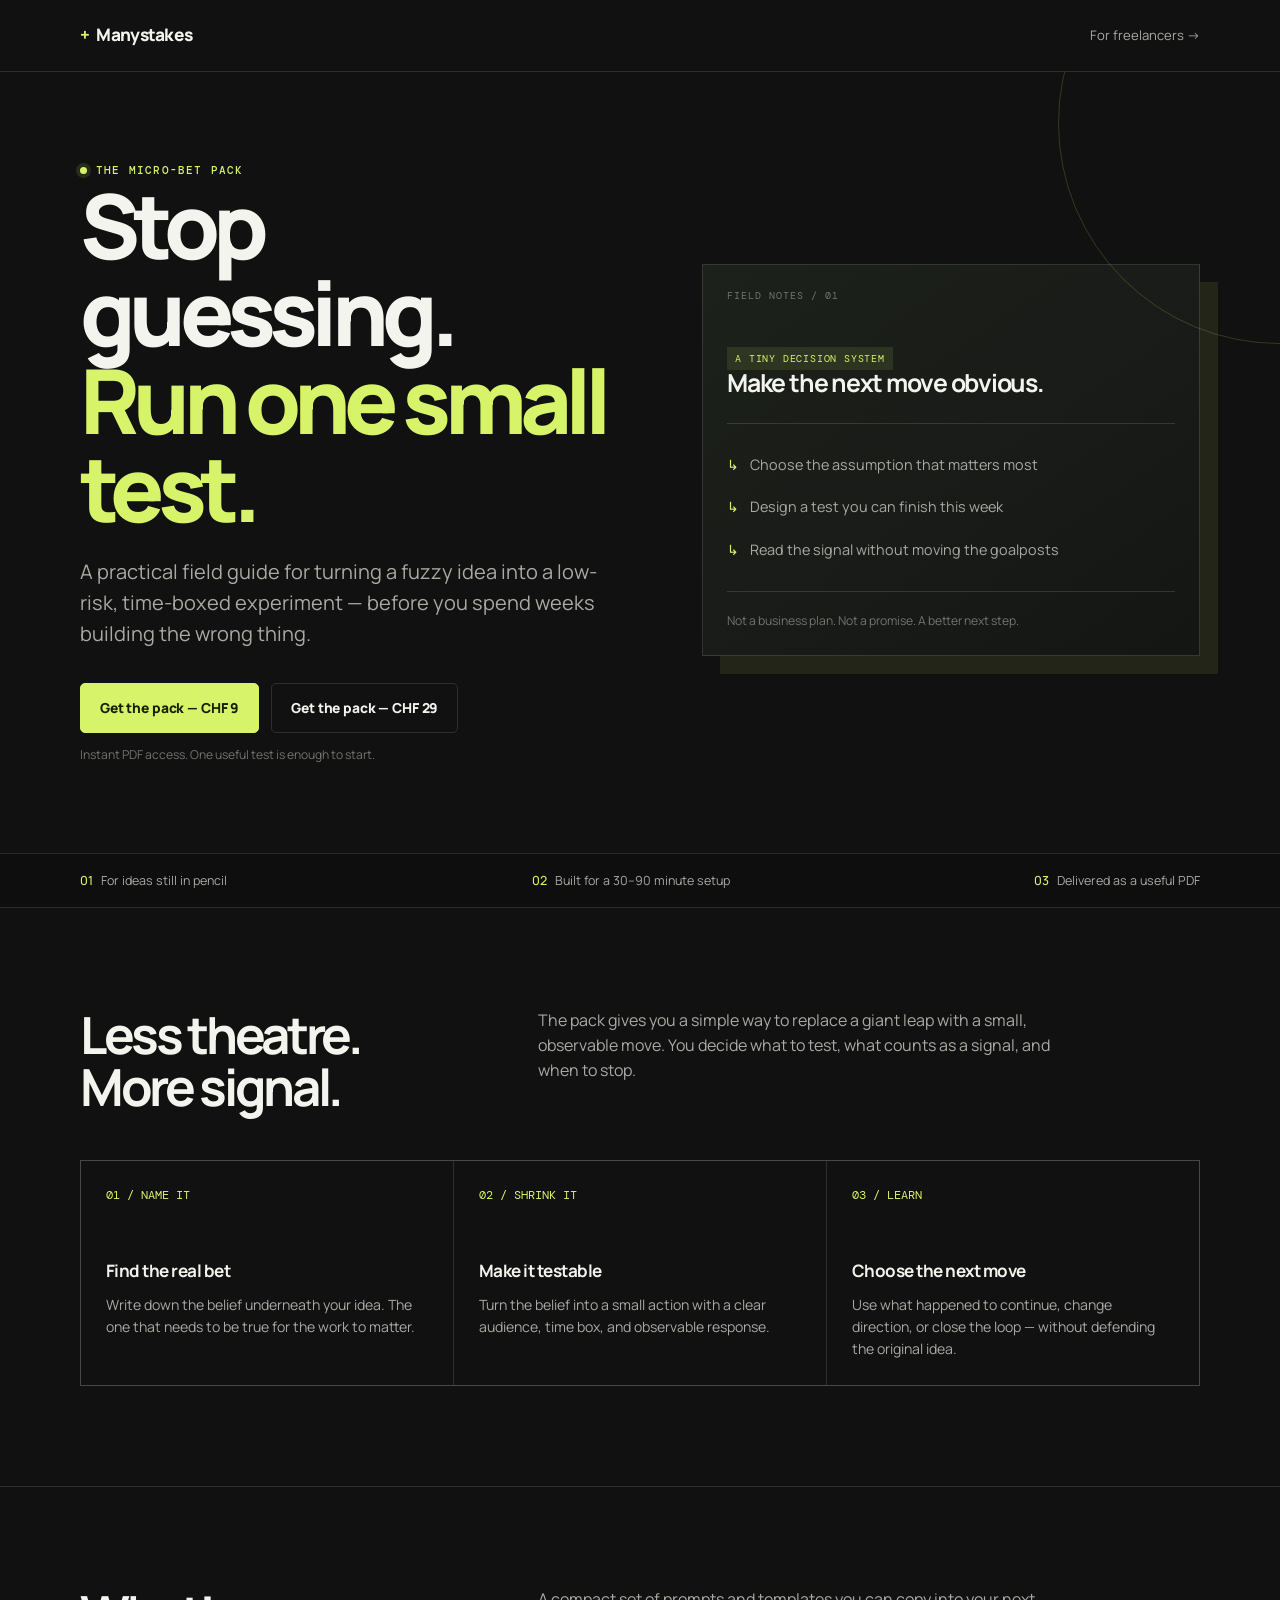
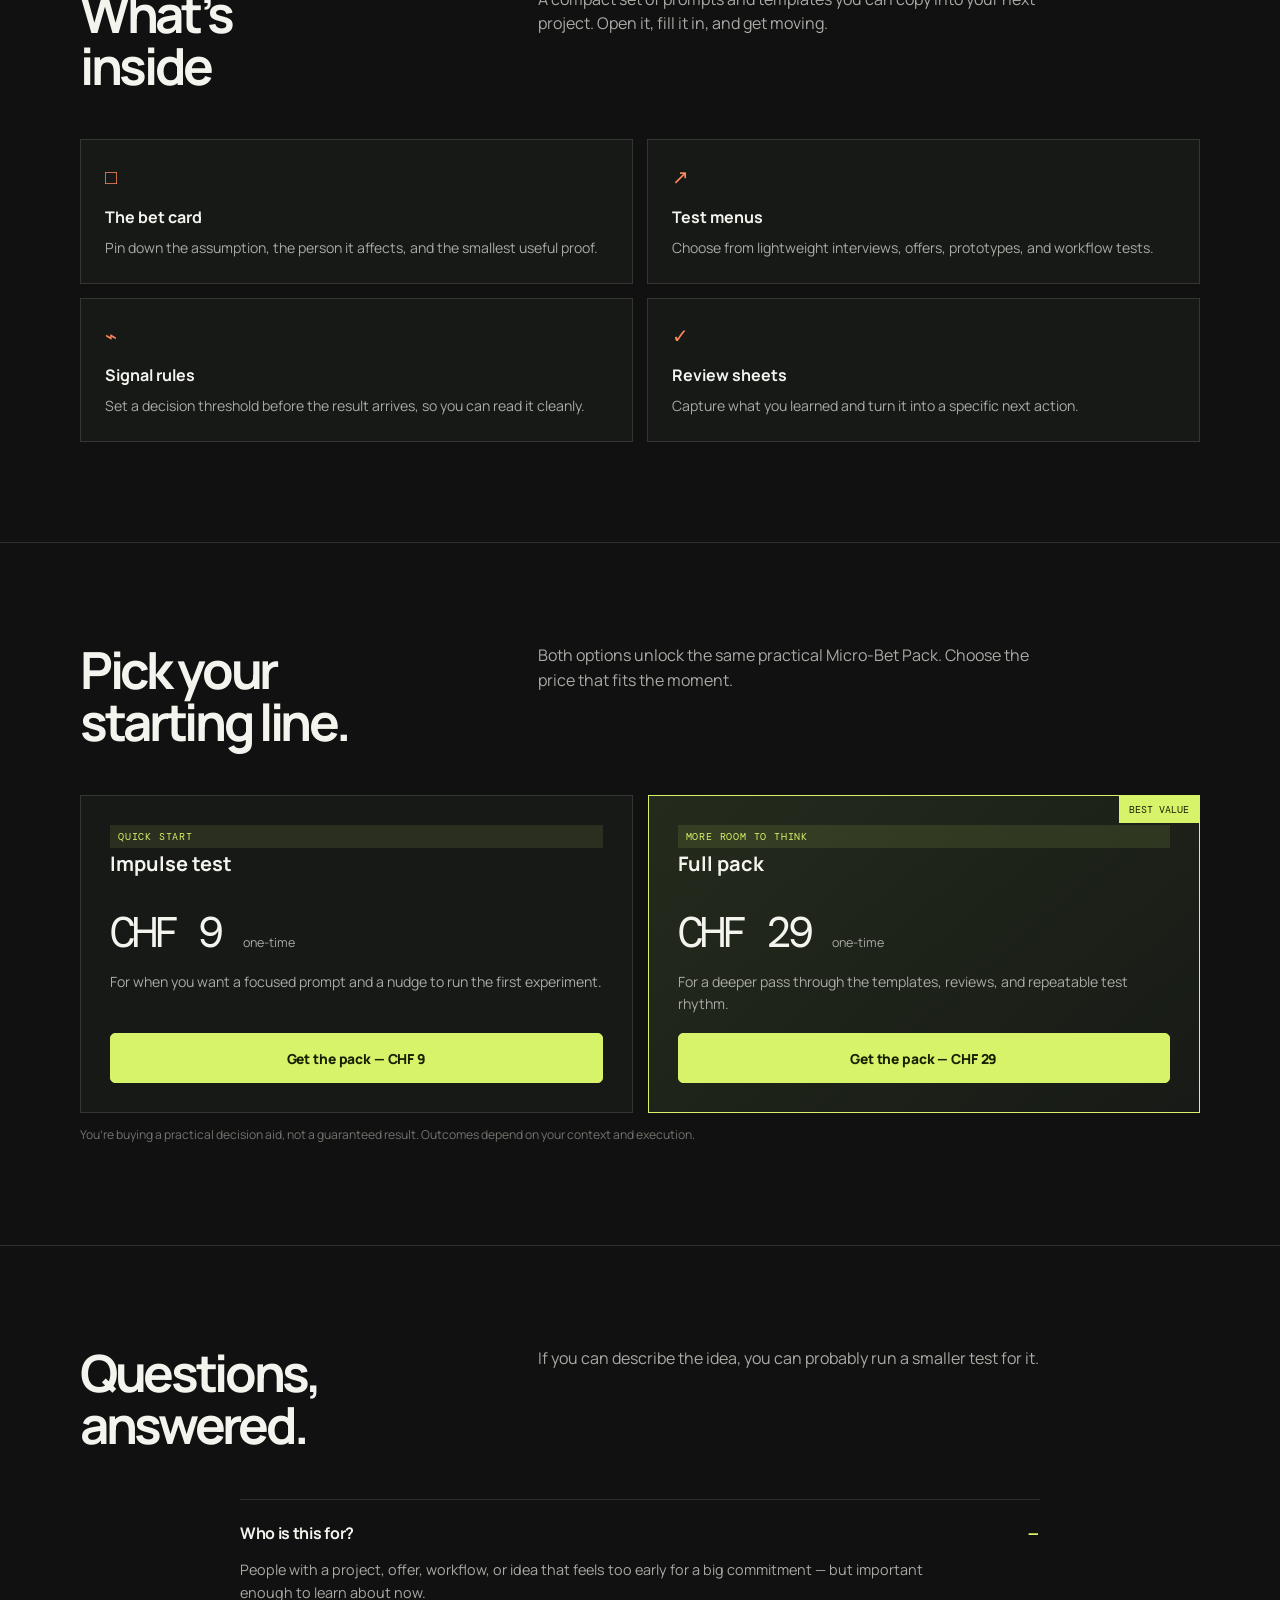
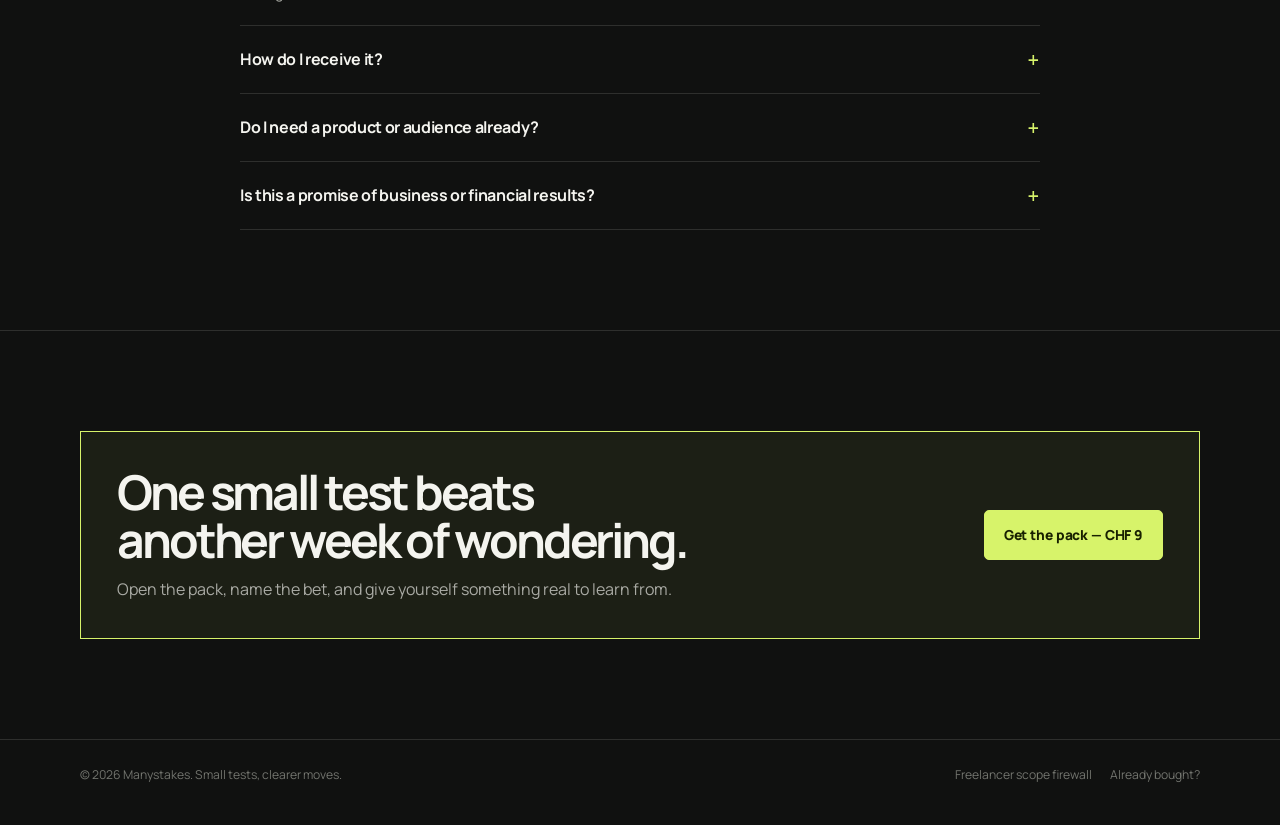
<file: index.html>
<!doctype html>
<html lang="en">
<head>
  <meta charset="utf-8">
  <meta name="viewport" content="width=device-width, initial-scale=1">
  <meta name="description" content="Small, structured experiments for clearer decisions. The Manystakes Micro-Bet Pack helps you test an idea before you overbuild it.">
  <title>Micro-Bet Pack — Manystakes</title>
  <link rel="stylesheet" href="styles.css">
</head>
<body>
  <header class="site-header">
    <div class="container nav">
      <a class="brand" href="index.html"><span class="brand-mark">+</span>Manystakes</a>
      <a class="nav-link" href="scope.html">For freelancers →</a>
    </div>
  </header>

  <main>
    <section class="hero">
      <div class="container hero-grid">
        <div>
          <div class="eyebrow">The Micro-Bet Pack</div>
          <h1>Stop guessing.<br><em>Run one small test.</em></h1>
          <p class="lead">A practical field guide for turning a fuzzy idea into a low-risk, time-boxed experiment — before you spend weeks building the wrong thing.</p>
          <div class="cta-row">
            <a class="button" href="https://buy.stripe.com/3cI28q8ba8vZ5yF9vc53O01">Get the pack — CHF 9</a>
            <a class="button secondary" href="https://buy.stripe.com/00w4gydvucMf8KRdLs53O00">Get the pack — CHF 29</a>
          </div>
          <p class="fine-print">Instant PDF access. One useful test is enough to start.</p>
        </div>
        <aside class="hero-card" aria-label="A preview of the Micro-Bet Pack">
          <span class="tag">A tiny decision system</span>
          <h2 class="card-title">Make the next move obvious.</h2>
          <div class="card-rule"></div>
          <ul class="check-list">
            <li>Choose the assumption that matters most</li>
            <li>Design a test you can finish this week</li>
            <li>Read the signal without moving the goalposts</li>
          </ul>
          <div class="card-rule"></div>
          <p class="fine-print">Not a business plan. Not a promise. A better next step.</p>
        </aside>
      </div>
    </section>

    <div class="band">
      <div class="container band-inner">
        <span><b>01</b> For ideas still in pencil</span>
        <span><b>02</b> Built for a 30–90 minute setup</span>
        <span><b>03</b> Delivered as a useful PDF</span>
      </div>
    </div>

    <section class="section" id="how-it-works">
      <div class="container">
        <div class="section-heading">
          <h2>Less theatre.<br>More signal.</h2>
          <p class="section-intro">The pack gives you a simple way to replace a giant leap with a small, observable move. You decide what to test, what counts as a signal, and when to stop.</p>
        </div>
        <div class="steps">
          <article class="step">
            <span class="step-number">01 / NAME IT</span>
            <h3>Find the real bet</h3>
            <p>Write down the belief underneath your idea. The one that needs to be true for the work to matter.</p>
          </article>
          <article class="step">
            <span class="step-number">02 / SHRINK IT</span>
            <h3>Make it testable</h3>
            <p>Turn the belief into a small action with a clear audience, time box, and observable response.</p>
          </article>
          <article class="step">
            <span class="step-number">03 / LEARN</span>
            <h3>Choose the next move</h3>
            <p>Use what happened to continue, change direction, or close the loop — without defending the original idea.</p>
          </article>
        </div>
      </div>
    </section>

    <section class="section" id="inside">
      <div class="container">
        <div class="section-heading">
          <h2>What’s<br>inside</h2>
          <p class="section-intro">A compact set of prompts and templates you can copy into your next project. Open it, fill it in, and get moving.</p>
        </div>
        <div class="inside-grid">
          <article class="inside-item"><span class="icon">□</span><h3>The bet card</h3><p>Pin down the assumption, the person it affects, and the smallest useful proof.</p></article>
          <article class="inside-item"><span class="icon">↗</span><h3>Test menus</h3><p>Choose from lightweight interviews, offers, prototypes, and workflow tests.</p></article>
          <article class="inside-item"><span class="icon">⌁</span><h3>Signal rules</h3><p>Set a decision threshold before the result arrives, so you can read it cleanly.</p></article>
          <article class="inside-item"><span class="icon">✓</span><h3>Review sheets</h3><p>Capture what you learned and turn it into a specific next action.</p></article>
        </div>
      </div>
    </section>

    <section class="section" id="get-it">
      <div class="container">
        <div class="section-heading">
          <h2>Pick your<br>starting line.</h2>
          <p class="section-intro">Both options unlock the same practical Micro-Bet Pack. Choose the price that fits the moment.</p>
        </div>
        <div class="price-grid">
          <article class="price-card">
            <span class="tag">Quick start</span>
            <h3>Impulse test</h3>
            <div class="price">CHF 9 <small>one-time</small></div>
            <p>For when you want a focused prompt and a nudge to run the first experiment.</p>
            <a class="button" href="https://buy.stripe.com/3cI28q8ba8vZ5yF9vc53O01">Get the pack — CHF 9</a>
          </article>
          <article class="price-card featured">
            <span class="tag">More room to think</span>
            <h3>Full pack</h3>
            <div class="price">CHF 29 <small>one-time</small></div>
            <p>For a deeper pass through the templates, reviews, and repeatable test rhythm.</p>
            <a class="button" href="https://buy.stripe.com/00w4gydvucMf8KRdLs53O00">Get the pack — CHF 29</a>
          </article>
        </div>
        <p class="fine-print">You’re buying a practical decision aid, not a guaranteed result. Outcomes depend on your context and execution.</p>
      </div>
    </section>

    <section class="section" id="faq">
      <div class="container">
        <div class="section-heading">
          <h2>Questions,<br>answered.</h2>
          <p class="section-intro">If you can describe the idea, you can probably run a smaller test for it.</p>
        </div>
        <div class="faq-list">
          <details open><summary>Who is this for?</summary><p>People with a project, offer, workflow, or idea that feels too early for a big commitment — but important enough to learn about now.</p></details>
          <details><summary>How do I receive it?</summary><p>After checkout, you’ll land on a download page with the PDF. Save it somewhere handy and use the first worksheet to define your test.</p></details>
          <details><summary>Do I need a product or audience already?</summary><p>No. The prompts work for a new concept, an existing service, or a process you want to improve. Start with the assumption that feels most uncertain.</p></details>
          <details><summary>Is this a promise of business or financial results?</summary><p>No. It is a framework for learning faster and making clearer decisions. It does not promise income, customers, or any particular outcome.</p></details>
        </div>
      </div>
    </section>

    <section class="section">
      <div class="container">
        <div class="callout">
          <div><h2>One small test beats another week of wondering.</h2><p>Open the pack, name the bet, and give yourself something real to learn from.</p></div>
          <a class="button" href="https://buy.stripe.com/3cI28q8ba8vZ5yF9vc53O01">Get the pack — CHF 9</a>
        </div>
      </div>
    </section>
  </main>

  <footer class="site-footer">
    <div class="container footer-inner"><span>© 2026 Manystakes. Small tests, clearer moves.</span><div class="footer-links"><a href="scope.html">Freelancer scope firewall</a><a href="thanks.html">Already bought?</a></div></div>
  </footer>
</body>
</html>
</file>
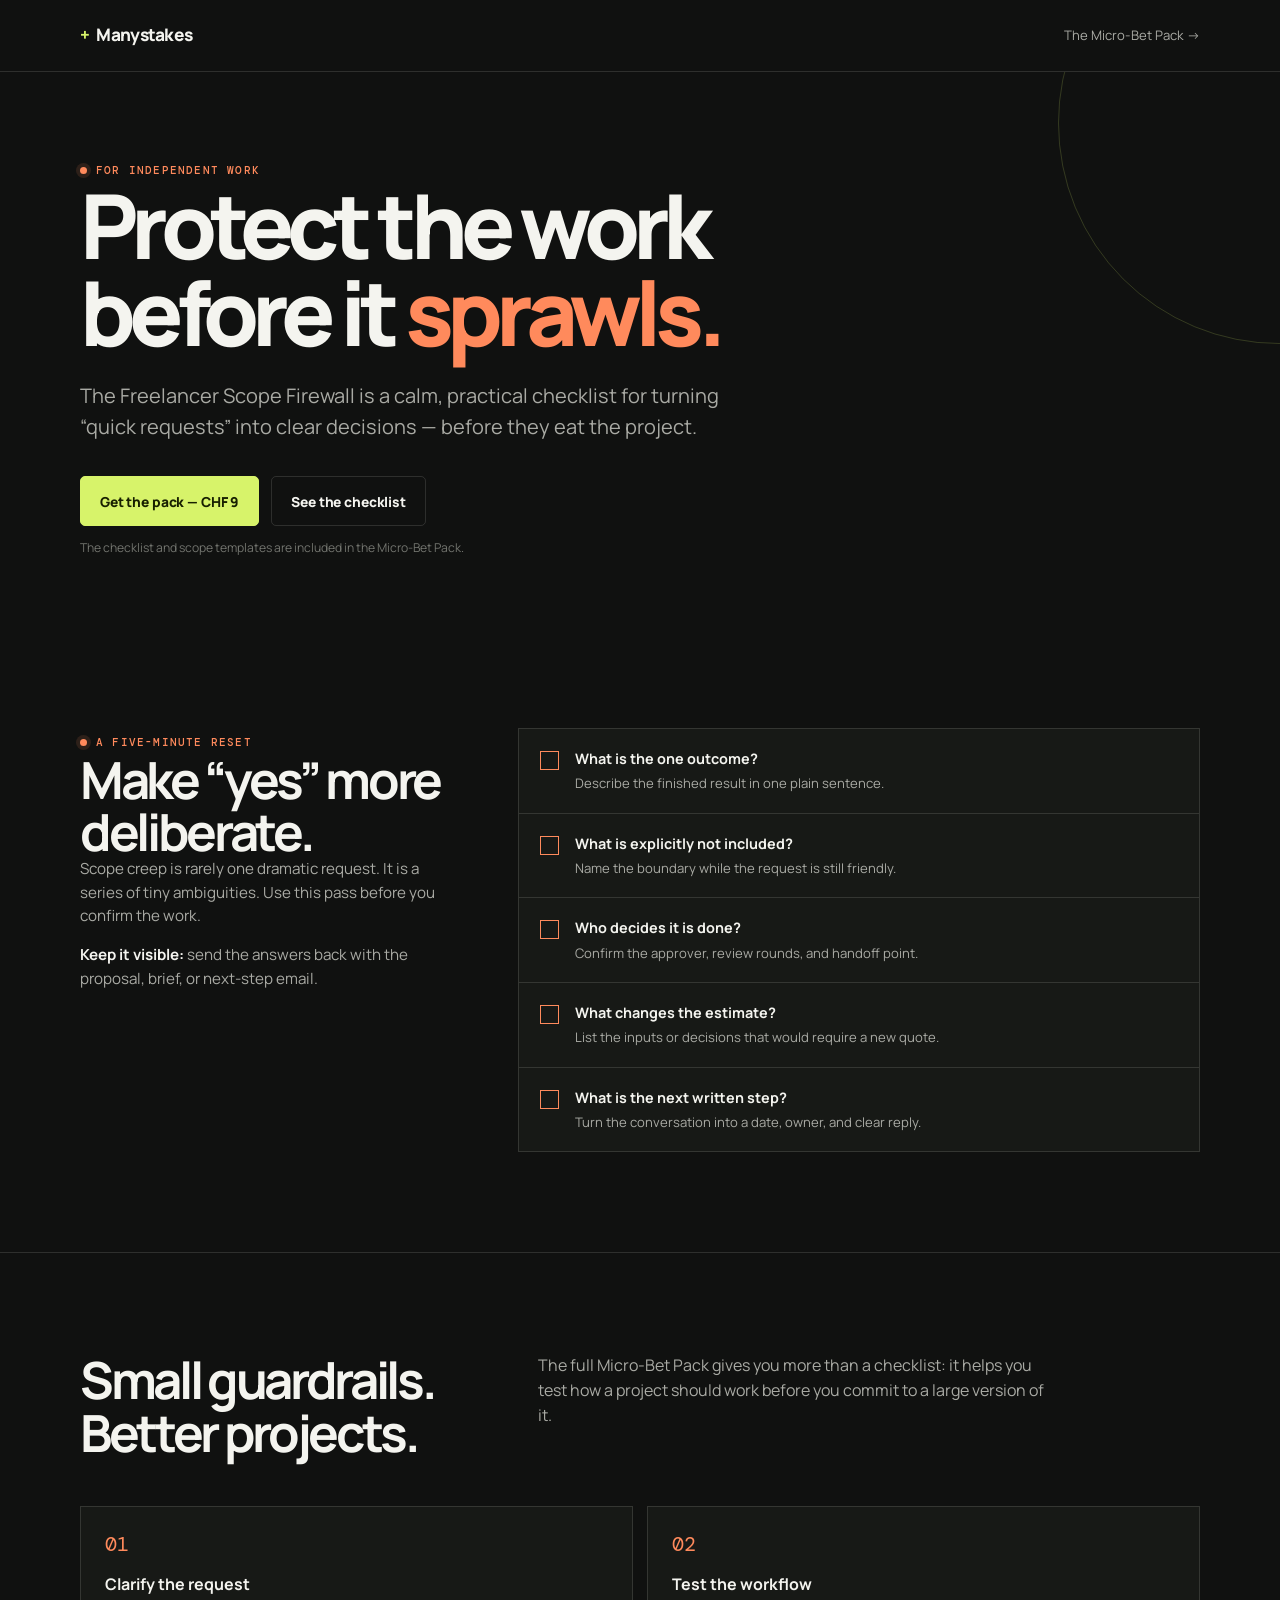
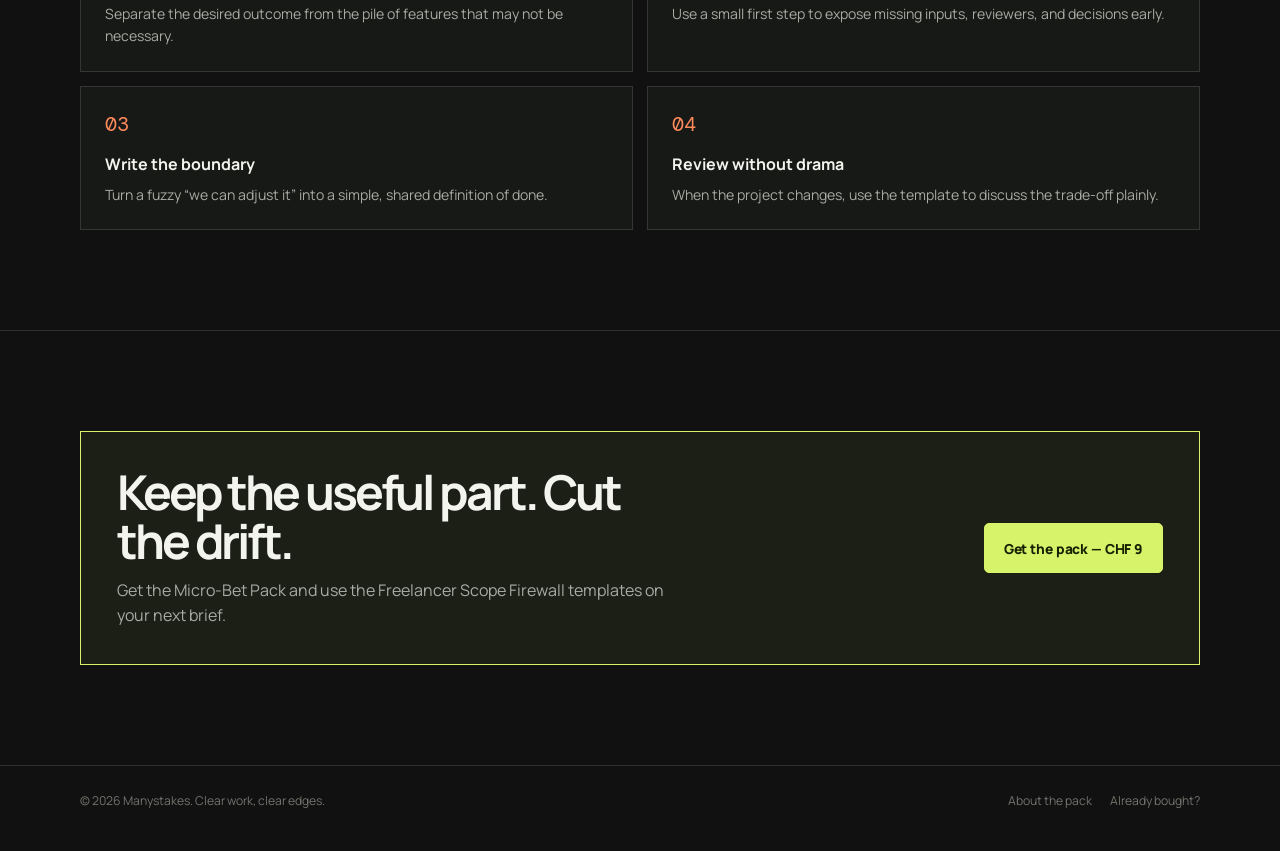
<file: scope.html>
<!doctype html>
<html lang="en">
<head>
  <meta charset="utf-8">
  <meta name="viewport" content="width=device-width, initial-scale=1">
  <meta name="description" content="Stop scope creep before it starts. The Freelancer Scope Firewall is a practical checklist inside the Manystakes Micro-Bet Pack.">
  <title>Freelancer Scope Firewall — Manystakes</title>
  <link rel="stylesheet" href="styles.css">
</head>
<body>
  <header class="site-header">
    <div class="container nav">
      <a class="brand" href="index.html"><span class="brand-mark">+</span>Manystakes</a>
      <a class="nav-link" href="index.html">The Micro-Bet Pack →</a>
    </div>
  </header>

  <main>
    <section class="hero scope-hero">
      <div class="container">
        <div class="eyebrow scope-kicker">For independent work</div>
        <h1>Protect the work<br>before it <em>sprawls.</em></h1>
        <p class="lead scope-intro">The Freelancer Scope Firewall is a calm, practical checklist for turning “quick requests” into clear decisions — before they eat the project.</p>
        <div class="cta-row">
          <a class="button" href="https://buy.stripe.com/3cI28q8ba8vZ5yF9vc53O01">Get the pack — CHF 9</a>
          <a class="button secondary" href="#checklist">See the checklist</a>
        </div>
        <p class="fine-print">The checklist and scope templates are included in the Micro-Bet Pack.</p>
      </div>
    </section>

    <section class="section" id="checklist">
      <div class="container firewall">
        <div>
          <div class="eyebrow scope-kicker">A five-minute reset</div>
          <h2>Make “yes” more deliberate.</h2>
          <p class="note">Scope creep is rarely one dramatic request. It is a series of tiny ambiguities. Use this pass before you confirm the work.</p>
          <p class="note"><strong>Keep it visible:</strong> send the answers back with the proposal, brief, or next-step email.</p>
        </div>
        <div class="checklist" aria-label="Freelancer Scope Firewall preview checklist">
          <div class="check-row"><span class="box" aria-hidden="true"></span><div><strong>What is the one outcome?</strong><span>Describe the finished result in one plain sentence.</span></div></div>
          <div class="check-row"><span class="box" aria-hidden="true"></span><div><strong>What is explicitly not included?</strong><span>Name the boundary while the request is still friendly.</span></div></div>
          <div class="check-row"><span class="box" aria-hidden="true"></span><div><strong>Who decides it is done?</strong><span>Confirm the approver, review rounds, and handoff point.</span></div></div>
          <div class="check-row"><span class="box" aria-hidden="true"></span><div><strong>What changes the estimate?</strong><span>List the inputs or decisions that would require a new quote.</span></div></div>
          <div class="check-row"><span class="box" aria-hidden="true"></span><div><strong>What is the next written step?</strong><span>Turn the conversation into a date, owner, and clear reply.</span></div></div>
        </div>
      </div>
    </section>

    <section class="section">
      <div class="container">
        <div class="section-heading">
          <h2>Small guardrails.<br>Better projects.</h2>
          <p class="section-intro">The full Micro-Bet Pack gives you more than a checklist: it helps you test how a project should work before you commit to a large version of it.</p>
        </div>
        <div class="inside-grid">
          <article class="inside-item"><span class="icon">01</span><h3>Clarify the request</h3><p>Separate the desired outcome from the pile of features that may not be necessary.</p></article>
          <article class="inside-item"><span class="icon">02</span><h3>Test the workflow</h3><p>Use a small first step to expose missing inputs, reviewers, and decisions early.</p></article>
          <article class="inside-item"><span class="icon">03</span><h3>Write the boundary</h3><p>Turn a fuzzy “we can adjust it” into a simple, shared definition of done.</p></article>
          <article class="inside-item"><span class="icon">04</span><h3>Review without drama</h3><p>When the project changes, use the template to discuss the trade-off plainly.</p></article>
        </div>
      </div>
    </section>

    <section class="section">
      <div class="container">
        <div class="callout">
          <div><h2>Keep the useful part. Cut the drift.</h2><p>Get the Micro-Bet Pack and use the Freelancer Scope Firewall templates on your next brief.</p></div>
          <a class="button" href="https://buy.stripe.com/3cI28q8ba8vZ5yF9vc53O01">Get the pack — CHF 9</a>
        </div>
      </div>
    </section>
  </main>

  <footer class="site-footer">
    <div class="container footer-inner"><span>© 2026 Manystakes. Clear work, clear edges.</span><div class="footer-links"><a href="index.html">About the pack</a><a href="thanks.html">Already bought?</a></div></div>
  </footer>
</body>
</html>
</file>
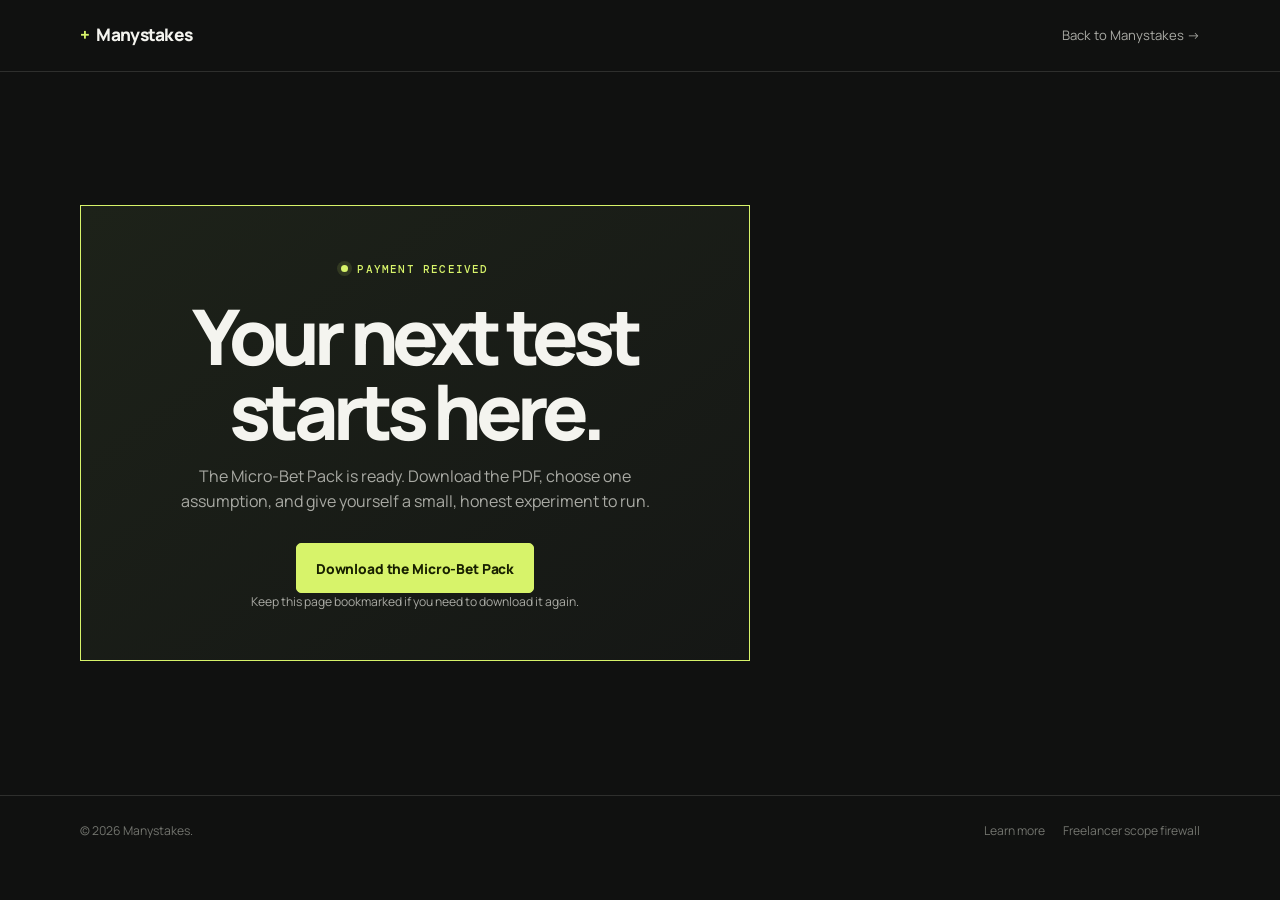
<file: thanks.html>
<!doctype html>
<html lang="en">
<head>
  <meta charset="utf-8">
  <meta name="viewport" content="width=device-width, initial-scale=1">
  <meta name="description" content="Your Manystakes Micro-Bet Pack is ready to download.">
  <title>Your pack is ready — Manystakes</title>
  <link rel="stylesheet" href="styles.css">
</head>
<body>
  <header class="site-header">
    <div class="container nav">
      <a class="brand" href="index.html"><span class="brand-mark">+</span>Manystakes</a>
      <a class="nav-link" href="index.html">Back to Manystakes →</a>
    </div>
  </header>
  <main class="download">
    <div class="container">
      <section class="download-card">
        <div class="eyebrow">Payment received</div>
        <h1>Your next test starts here.</h1>
        <p>The Micro-Bet Pack is ready. Download the PDF, choose one assumption, and give yourself a small, honest experiment to run.</p>
        <a class="button" href="/micro-bet-pack.pdf">Download the Micro-Bet Pack</a>
        <p class="fine-print">Keep this page bookmarked if you need to download it again.</p>
      </section>
    </div>
  </main>
  <footer class="site-footer">
    <div class="container footer-inner"><span>© 2026 Manystakes.</span><div class="footer-links"><a href="index.html">Learn more</a><a href="scope.html">Freelancer scope firewall</a></div></div>
  </footer>
</body>
</html>
</file>
<file: styles.css>
@import url('https://fonts.googleapis.com/css2?family=DM+Mono:wght@400;500&family=Manrope:wght@400;500;600;700;800&display=swap');

:root {
  --ink: #f4f4ef;
  --muted: #a9aaa4;
  --dim: #72746e;
  --bg: #101110;
  --panel: #171916;
  --panel-2: #1d201c;
  --line: rgba(244, 244, 239, .13);
  --acid: #d7f36a;
  --acid-dark: #182000;
  --orange: #ff8a5c;
  --max: 1120px;
}

* { box-sizing: border-box; }
html { scroll-behavior: smooth; }
body {
  margin: 0;
  color: var(--ink);
  background: var(--bg);
  font-family: 'Manrope', ui-sans-serif, system-ui, sans-serif;
  line-height: 1.55;
  -webkit-font-smoothing: antialiased;
}
a { color: inherit; }
.container { width: min(var(--max), calc(100% - 40px)); margin: 0 auto; }
.mono, .eyebrow, .price, .step-number { font-family: 'DM Mono', monospace; }

.site-header {
  padding: 22px 0;
  border-bottom: 1px solid var(--line);
}
.nav { display: flex; align-items: center; justify-content: space-between; gap: 20px; }
.brand { text-decoration: none; font-weight: 800; font-size: 1.08rem; letter-spacing: -.04em; }
.brand-mark { color: var(--acid); margin-right: 7px; }
.nav-link { color: var(--muted); font-size: .82rem; text-decoration: none; }
.nav-link:hover { color: var(--ink); }

.eyebrow {
  display: inline-flex; align-items: center; gap: 9px;
  color: var(--acid); text-transform: uppercase; letter-spacing: .11em;
  font-size: .68rem; font-weight: 500;
}
.eyebrow::before { content: ''; width: 7px; height: 7px; background: var(--acid); border-radius: 50%; box-shadow: 0 0 0 4px rgba(215,243,106,.12); }
.hero { position: relative; overflow: hidden; padding: 84px 0 88px; }
.hero::after {
  content: ''; position: absolute; width: 440px; height: 440px; right: -220px; top: -170px;
  border: 1px solid rgba(215,243,106,.18); border-radius: 50%; pointer-events: none;
}
.hero-grid { display: grid; grid-template-columns: 1.05fr .95fr; gap: 72px; align-items: center; }
h1, h2, h3, p { margin-top: 0; }
h1 { max-width: 720px; margin-bottom: 24px; font-size: clamp(2.65rem, 7vw, 5.9rem); line-height: .98; letter-spacing: -.075em; font-weight: 800; }
h1 em { color: var(--acid); font-style: normal; }
.lead { max-width: 590px; color: var(--muted); font-size: clamp(1.05rem, 2.2vw, 1.25rem); line-height: 1.55; }
.cta-row { display: flex; flex-wrap: wrap; gap: 12px; margin-top: 34px; }
.button {
  display: inline-flex; align-items: center; justify-content: center; min-height: 50px;
  padding: 13px 19px; border: 1px solid var(--acid); border-radius: 5px;
  background: var(--acid); color: var(--acid-dark); font-size: .86rem; font-weight: 800;
  text-decoration: none; letter-spacing: -.01em; transition: transform .18s ease, background .18s ease;
}
.button:hover { transform: translateY(-2px); background: #e5ff87; }
.button.secondary { border-color: var(--line); background: transparent; color: var(--ink); }
.button.secondary:hover { border-color: var(--acid); background: rgba(215,243,106,.08); }
.fine-print { color: var(--dim); font-size: .76rem; margin: 13px 0 0; }

.hero-card { position: relative; padding: 24px; border: 1px solid var(--line); background: linear-gradient(145deg, #1d211b, #141614); box-shadow: 18px 18px 0 rgba(215,243,106,.09); }
.hero-card::before { content: 'FIELD NOTES / 01'; display: block; color: var(--dim); font: 10px 'DM Mono', monospace; letter-spacing: .1em; margin-bottom: 42px; }
.card-title { margin: 0 0 26px; font-size: 1.55rem; line-height: 1.08; letter-spacing: -.05em; }
.card-rule { height: 1px; background: var(--line); margin: 20px 0; }
.check-list { list-style: none; padding: 0; margin: 0; }
.check-list li { display: flex; gap: 11px; padding: 10px 0; color: var(--muted); font-size: .9rem; }
.check-list li::before { content: '↳'; color: var(--acid); font-family: 'DM Mono', monospace; }
.tag { display: inline-block; padding: 5px 8px; background: rgba(215,243,106,.1); color: var(--acid); font: 10px 'DM Mono', monospace; letter-spacing: .08em; text-transform: uppercase; }

.band { border-top: 1px solid var(--line); border-bottom: 1px solid var(--line); background: #0d0e0d; }
.band-inner { display: flex; gap: 24px; justify-content: space-between; padding: 17px 0; color: var(--muted); font-size: .78rem; }
.band-inner span { display: inline-flex; gap: 8px; align-items: center; }
.band-inner b { color: var(--acid); font-weight: 500; }
.section { padding: 100px 0; }
.section + .section { border-top: 1px solid var(--line); }
.section-heading { display: grid; grid-template-columns: .6fr 1fr; gap: 60px; margin-bottom: 48px; }
h2 { margin-bottom: 0; font-size: clamp(2rem, 4vw, 3.5rem); line-height: 1.02; letter-spacing: -.065em; }
.section-intro { max-width: 520px; color: var(--muted); font-size: 1rem; }

.steps { display: grid; grid-template-columns: repeat(3, 1fr); gap: 1px; background: var(--line); border: 1px solid var(--line); }
.step { min-height: 218px; padding: 25px; background: var(--bg); }
.step-number { display: block; color: var(--acid); font-size: .78rem; margin-bottom: 52px; }
.step h3 { margin-bottom: 10px; font-size: 1.07rem; letter-spacing: -.03em; }
.step p { margin: 0; color: var(--muted); font-size: .88rem; }

.inside-grid { display: grid; grid-template-columns: 1fr 1fr; gap: 14px; }
.inside-item { padding: 24px; border: 1px solid var(--line); background: var(--panel); }
.inside-item h3 { margin: 14px 0 7px; font-size: 1rem; }
.inside-item p { margin: 0; color: var(--muted); font-size: .88rem; }
.icon { color: var(--orange); font: 1.25rem 'DM Mono', monospace; }

.price-grid { display: grid; grid-template-columns: repeat(2, 1fr); gap: 15px; align-items: stretch; }
.price-card { position: relative; display: flex; flex-direction: column; padding: 29px; border: 1px solid var(--line); background: var(--panel); }
.price-card.featured { border-color: var(--acid); background: linear-gradient(140deg, #242b1c, #171a16); }
.price-card.featured::before { content: 'BEST VALUE'; position: absolute; top: 0; right: 0; padding: 7px 10px; color: var(--acid-dark); background: var(--acid); font: 10px 'DM Mono', monospace; }
.price-card h3 { margin: 0 0 6px; font-size: 1.25rem; }
.price { font-size: 2.7rem; letter-spacing: -.09em; margin: 14px 0 5px; }
.price small { color: var(--muted); font: .78rem 'Manrope', sans-serif; letter-spacing: 0; }
.price-card p { color: var(--muted); font-size: .88rem; min-height: 48px; }
.price-card .button { width: 100%; margin-top: auto; }

.faq-list { max-width: 800px; margin: 0 auto; border-top: 1px solid var(--line); }
details { border-bottom: 1px solid var(--line); }
summary { cursor: pointer; list-style: none; padding: 21px 0; font-weight: 700; letter-spacing: -.02em; }
summary::-webkit-details-marker { display: none; }
summary::after { content: '+'; float: right; color: var(--acid); font: 1.3rem 'DM Mono', monospace; }
details[open] summary::after { content: '−'; }
details p { max-width: 690px; margin: -7px 0 21px; color: var(--muted); font-size: .9rem; }

.callout { display: flex; align-items: center; justify-content: space-between; gap: 28px; padding: 36px; border: 1px solid var(--acid); background: rgba(215,243,106,.06); }
.callout h2 { max-width: 570px; font-size: clamp(1.8rem, 4vw, 3rem); }
.callout p { max-width: 570px; margin: 12px 0 0; color: var(--muted); }

.site-footer { padding: 26px 0 40px; border-top: 1px solid var(--line); color: var(--dim); font-size: .76rem; }
.footer-inner { display: flex; justify-content: space-between; gap: 20px; }
.footer-links { display: flex; gap: 18px; }
.footer-links a { text-decoration: none; }
.footer-links a:hover { color: var(--ink); }

/* Scope page */
.scope-hero { padding-bottom: 70px; }
.scope-kicker { color: var(--orange); }
.scope-kicker::before { background: var(--orange); box-shadow: 0 0 0 4px rgba(255,138,92,.12); }
.scope-hero h1 { max-width: 760px; }
.scope-hero h1 em { color: var(--orange); }
.scope-intro { max-width: 640px; }
.firewall { display: grid; grid-template-columns: .7fr 1.3fr; gap: 70px; }
.checklist { border: 1px solid var(--line); background: var(--panel); }
.check-row { display: flex; gap: 16px; padding: 19px 21px; border-bottom: 1px solid var(--line); }
.check-row:last-child { border-bottom: 0; }
.box { flex: 0 0 19px; width: 19px; height: 19px; border: 1px solid var(--orange); margin-top: 3px; }
.check-row strong { display: block; margin-bottom: 3px; font-size: .9rem; }
.check-row span { display: block; color: var(--muted); font-size: .82rem; }
.note { color: var(--muted); font-size: .95rem; }
.note strong { color: var(--ink); }

.download { min-height: calc(100vh - 177px); display: grid; place-items: center; padding: 80px 0; }
.download-card { max-width: 670px; padding: 48px; border: 1px solid var(--acid); background: linear-gradient(145deg, #1d2219, #151715); text-align: center; }
.download-card h1 { margin: 19px auto 15px; font-size: clamp(2.4rem, 6vw, 4.8rem); }
.download-card p { max-width: 480px; margin: 0 auto; color: var(--muted); }
.download-card .button { margin-top: 30px; }

@media (max-width: 780px) {
  .container { width: min(var(--max), calc(100% - 30px)); }
  .hero { padding: 62px 0 72px; }
  .hero-grid, .section-heading, .firewall { grid-template-columns: 1fr; gap: 35px; }
  .hero-card { max-width: 520px; }
  .section { padding: 72px 0; }
  .steps { grid-template-columns: 1fr; }
  .step { min-height: auto; }
  .step-number { margin-bottom: 27px; }
  .price-grid { grid-template-columns: 1fr; }
  .price-card p { min-height: auto; }
  .inside-grid { grid-template-columns: 1fr; }
  .band-inner { flex-wrap: wrap; gap: 10px 18px; }
  .callout { align-items: flex-start; flex-direction: column; padding: 27px; }
  .footer-inner { flex-direction: column; }
}
@media (max-width: 460px) {
  h1 { font-size: 2.85rem; }
  .cta-row { align-items: stretch; flex-direction: column; }
  .cta-row .button { width: 100%; }
  .download-card { padding: 32px 22px; }
}
</file>
